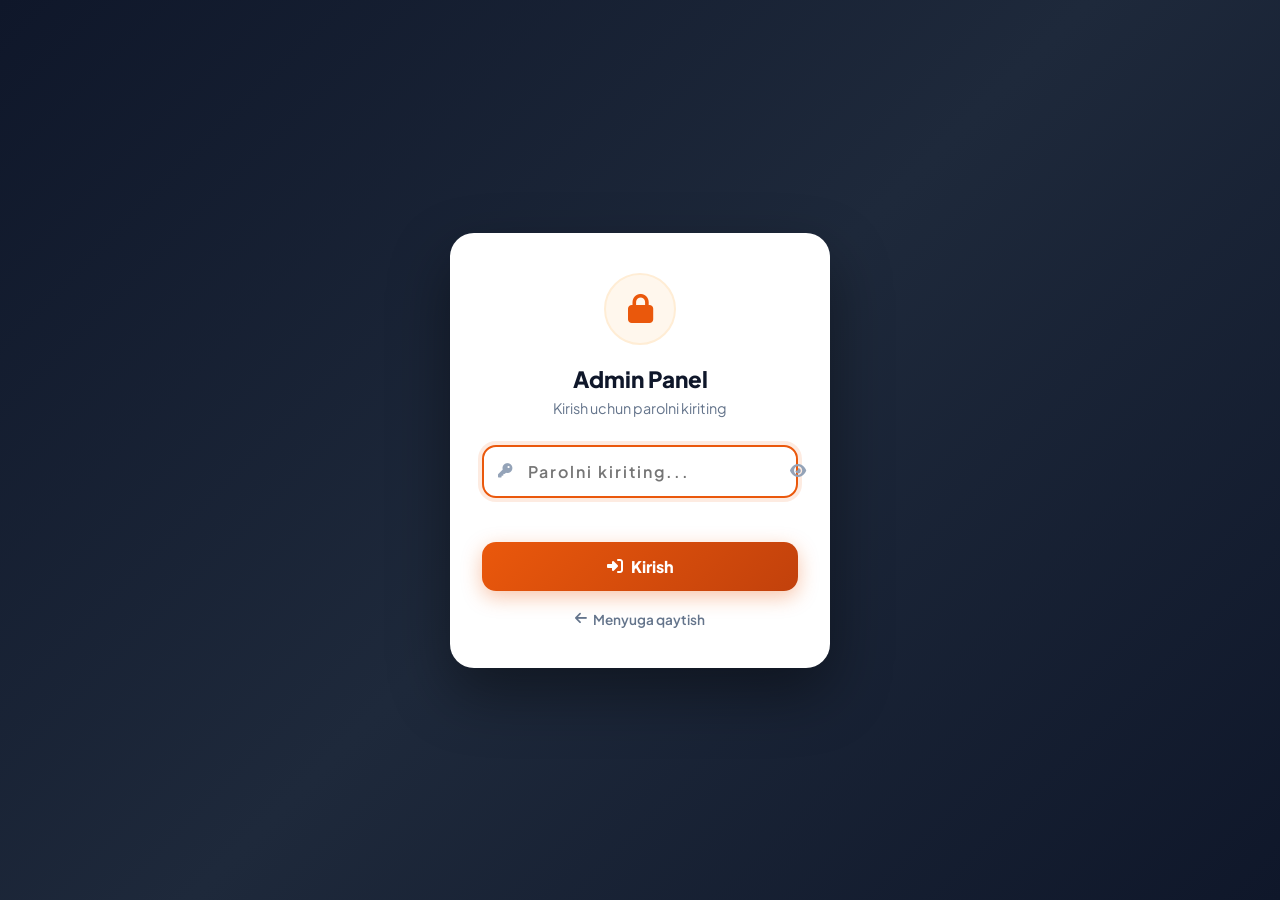
<file: admin.html>
<!DOCTYPE html>
<html lang="uz">
<head>
  <meta charset="UTF-8">
  <meta name="viewport" content="width=device-width, initial-scale=1.0, viewport-fit=cover">
  <title>Dasturxon Menu — Admin Panel</title>
  <link rel="preconnect" href="https://fonts.googleapis.com">
  <link rel="preconnect" href="https://fonts.gstatic.com" crossorigin>
  <link href="https://fonts.googleapis.com/css2?family=Plus+Jakarta+Sans:wght@400;500;600;700;800&display=swap" rel="stylesheet">
  <link rel="stylesheet" href="https://cdnjs.cloudflare.com/ajax/libs/font-awesome/6.4.0/css/all.min.css">
  <link rel="stylesheet" href="admin.css">
</head>
<body>

  <!-- LOGIN EKRANI -->
  <div class="login-overlay" id="loginOverlay">
    <div class="login-box">
      <div class="login-icon">
        <i class="fa-solid fa-lock"></i>
      </div>
      <h2>Admin Panel</h2>
      <p>Kirish uchun parolni kiriting</p>
      <form id="loginForm" autocomplete="off">
        <div class="login-input-wrap">
          <i class="fa-solid fa-key"></i>
          <input type="password" id="loginPassword" placeholder="Parolni kiriting..." autofocus>
          <button type="button" class="toggle-pass-btn" id="togglePassBtn" title="Parolni ko'rish">
            <i class="fa-solid fa-eye"></i>
          </button>
        </div>
        <div class="login-error" id="loginError">Noto'g'ri parol! Qaytadan urinib ko'ring.</div>
        <button type="submit" class="login-submit-btn">
          <i class="fa-solid fa-right-to-bracket"></i> Kirish
        </button>
      </form>
      <a href="index.html" class="login-back-link"><i class="fa-solid fa-arrow-left"></i> Menyuga qaytish</a>
    </div>
  </div>

  <!-- ASOSIY ADMIN CONTENT (parol kiritilgandan keyin ko'rinadi) -->
  <div id="adminContent" style="display:none;">

  <header class="admin-header">
    <div class="header-inner">
      <div class="header-left">
        <a href="index.html" class="back-btn" title="Menyuga qaytish">
          <i class="fa-solid fa-arrow-left"></i>
        </a>
        <div class="admin-logo">
          <i class="fa-solid fa-shield-halved"></i>
          <span>DASTURXON <strong>ADMIN</strong></span>
        </div>
      </div>
      <div class="header-right">
        <span class="admin-badge"><i class="fa-solid fa-user-shield"></i> Admin</span>
        <span class="item-count-badge" id="totalItemsCount">0 ta mahsulot</span>
      </div>
    </div>
  </header>

  <!-- TABS NAVIGATSIYA (Mobile Bottom / Desktop Top) -->
  <nav class="admin-nav-tabs" id="adminNavTabs">
    <button class="nav-tab-btn active" data-tab="orders" id="tabBtnOrders">
      <i class="fa-solid fa-bell"></i>
      <span>Buyurtmalar</span>
      <span class="tab-badge" id="tabOrdersBadge">0</span>
    </button>
    <button class="nav-tab-btn" data-tab="menu" id="tabBtnMenu">
      <i class="fa-solid fa-utensils"></i>
      <span>Taomlar</span>
      <span class="tab-badge secondary" id="tabMenuBadge">0</span>
    </button>
    <button class="nav-tab-btn" data-tab="add" id="tabBtnAdd">
      <i class="fa-solid fa-circle-plus"></i>
      <span id="tabAddText">Qo'shish</span>
    </button>
    <button class="nav-tab-btn" data-tab="settings" id="tabBtnSettings">
      <i class="fa-solid fa-gear"></i>
      <span>Sozlamalar</span>
    </button>
  </nav>

  <main class="admin-main">
    <!-- 1. BUYURTMALAR VA HISOBOTLAR PANE -->
    <div class="tab-pane active" id="pane-orders">
      <div class="admin-card orders-card" id="ordersCard">
        <div class="card-header orders-main-header">
          <div class="orders-title-wrap">
            <h2><i class="fa-solid fa-bell"></i> Buyurtmalar <span class="new-orders-badge" id="newOrdersBadge">0</span></h2>
            <p class="orders-subtitle">Mijozlar yuborgan yangi buyurtmalar va hisobotlar</p>
          </div>
          <button class="close-form-btn" id="clearReadOrdersBtn" style="display:none;">
            <i class="fa-solid fa-check-double"></i> Hammasini o'qilgan qilish
          </button>
        </div>

        <!-- HISOBOT YUBORISH TUGMALARI -->
        <div class="reports-action-bar">
          <button type="button" class="daily-report-btn daily-btn" id="sendDailyReportBtn" title="Bugungi hisobotni Telegramga yuborish">
            <i class="fa-solid fa-calendar-day"></i>
            <span>Kunlik hisobot</span>
          </button>
          <button type="button" class="daily-report-btn weekly-btn" id="sendWeeklyReportBtn" title="Haftalik hisobotni Telegramga yuborish">
            <i class="fa-solid fa-calendar-week"></i>
            <span>Haftalik hisobot</span>
          </button>
          <button type="button" class="daily-report-btn monthly-btn" id="sendMonthlyReportBtn" title="Oylik hisobotni Telegramga yuborish">
            <i class="fa-solid fa-calendar"></i>
            <span>Oylik hisobot</span>
          </button>
        </div>

        <!-- HISOBOT STATISTIKASI -->
        <div class="report-stats-row" id="reportStatsRow">
          <div class="report-stat-card">
            <div class="rs-label"><i class="fa-solid fa-calendar-day"></i> Bugun</div>
            <div class="rs-value" id="rsTodayOrders">—</div>
            <div class="rs-sub" id="rsTodayRevenue">—</div>
          </div>
          <div class="report-stat-card">
            <div class="rs-label"><i class="fa-solid fa-calendar-week"></i> Bu hafta</div>
            <div class="rs-value" id="rsWeekOrders">—</div>
            <div class="rs-sub" id="rsWeekRevenue">—</div>
          </div>
          <div class="report-stat-card">
            <div class="rs-label"><i class="fa-solid fa-calendar"></i> Bu oy</div>
            <div class="rs-value" id="rsMonthOrders">—</div>
            <div class="rs-sub" id="rsMonthRevenue">—</div>
          </div>
          <div class="report-stat-card top-item-card">
            <div class="rs-label"><i class="fa-solid fa-trophy"></i> Eng ko'p sotilgan</div>
            <div class="rs-value top-item-name" id="rsTopItem">—</div>
            <div class="rs-sub" id="rsTopItemQty">—</div>
          </div>
        </div>

        <!-- BUYURTMALAR RO'YXATI -->
        <div class="orders-list" id="ordersList">
          <div class="empty-state" id="ordersEmptyState">
            <i class="fa-solid fa-inbox"></i>
            <p>Hozircha buyurtmalar yo'q</p>
            <span>Menudan buyurtma berilganda shu yerda ko'rinadi</span>
          </div>
        </div>
      </div>
    </div>

    <!-- 2. TAOMLAR RO'YXATI PANE -->
    <div class="tab-pane" id="pane-menu">
      <!-- STATISTIKA KARTALARI -->
      <section class="stats-section">
        <div class="stats-grid">
          <div class="stat-card stat-total">
            <div class="stat-icon"><i class="fa-solid fa-utensils"></i></div>
            <div class="stat-info">
              <span class="stat-number" id="statTotal">0</span>
              <span class="stat-label">Jami taomlar</span>
            </div>
          </div>
          <div class="stat-card stat-milliy">
            <div class="stat-icon"><i class="fa-solid fa-bowl-food"></i></div>
            <div class="stat-info">
              <span class="stat-number" id="statMilliy">0</span>
              <span class="stat-label">Milliy taomlar</span>
            </div>
          </div>
          <div class="stat-card stat-kabob">
            <div class="stat-icon"><i class="fa-solid fa-fire"></i></div>
            <div class="stat-info">
              <span class="stat-number" id="statKabob">0</span>
              <span class="stat-label">Kabob & Shashlik</span>
            </div>
          </div>
          <div class="stat-card stat-ichimlik">
            <div class="stat-icon"><i class="fa-solid fa-mug-hot"></i></div>
            <div class="stat-info">
              <span class="stat-number" id="statIchimlik">0</span>
              <span class="stat-label">Ichimliklar</span>
            </div>
          </div>
        </div>
      </section>

      <!-- QIDIRUV VA FILTR -->
      <div class="admin-card filter-card">
        <div class="filter-row">
          <div class="search-box">
            <i class="fa-solid fa-magnifying-glass"></i>
            <input type="text" id="adminSearchInput" placeholder="Taom nomi bo'yicha qidirish...">
          </div>
          <select id="adminCategoryFilter" class="filter-select">
            <option value="all">Barcha kategoriyalar</option>
            <option value="milliy">Milliy Taomlar</option>
            <option value="kabob">Kabob & Shashlik</option>
            <option value="suyuq">Suyuq Taomlar</option>
            <option value="salat">Salatlar</option>
            <option value="ichimlik">☕ Issiq Choylar</option>
            <option value="salqin">🥤 Salqin Ichimliklar</option>
            <option value="energetik">⚡ Energetiklar</option>
            <option value="shirinlik">🍰 Shirinliklar</option>
          </select>
        </div>
      </div>

      <!-- TAOMLAR RO'YXATI -->
      <div class="admin-card table-card">
        <div class="card-header">
          <h2><i class="fa-solid fa-list"></i> Taomlar ro'yxati</h2>
          <button class="quick-add-btn" id="quickAddDishBtn" type="button">
            <i class="fa-solid fa-plus"></i> Yangi qo'shish
          </button>
        </div>
        <div class="table-wrapper">
          <table class="admin-table" id="adminTable">
            <thead>
              <tr>
                <th class="col-id">ID</th>
                <th class="col-img">Rasm</th>
                <th class="col-name">Nomi</th>
                <th class="col-cat">Kategoriya</th>
                <th class="col-badge">Badge</th>
                <th class="col-price">Narxi</th>
                <th class="col-actions">Amallar</th>
              </tr>
            </thead>
            <tbody id="adminTableBody">
              <!-- JS to'ldiradi -->
            </tbody>
          </table>
          <div class="empty-state" id="emptyState" style="display:none;">
            <i class="fa-solid fa-folder-open"></i>
            <p>Taomlar topilmadi</p>
          </div>
        </div>
      </div>
    </div>

    <!-- 3. TAOM QO'SHISH / TAHRIRLASH PANE -->
    <div class="tab-pane" id="pane-add">
      <div class="admin-card form-card" id="itemFormCard">
        <div class="card-header">
          <h2 id="formTitle"><i class="fa-solid fa-plus-circle"></i> Yangi taom qo'shish</h2>
          <button class="close-form-btn" id="cancelEditBtn" style="display:none;" title="Bekor qilish">
            <i class="fa-solid fa-xmark"></i> Bekor qilish
          </button>
        </div>
        <form id="itemForm" autocomplete="off">
          <input type="hidden" id="editId" value="">
          <div class="form-grid">
            <div class="form-field">
              <label for="inputTitle"><i class="fa-solid fa-tag"></i> Taom nomi *</label>
              <input type="text" id="inputTitle" placeholder="Masalan: Toshkentcha To'y Oshi" required>
            </div>
            <div class="form-field">
              <label for="inputCategory"><i class="fa-solid fa-layer-group"></i> Kategoriya *</label>
              <select id="inputCategory" required>
                <option value="">— Tanlang —</option>
                <option value="milliy">Milliy Taomlar</option>
                <option value="kabob">Kabob & Shashlik</option>
                <option value="suyuq">Suyuq Taomlar</option>
                <option value="salat">Salatlar</option>
                <option value="ichimlik">☕ Issiq Choylar</option>
                <option value="salqin">🥤 Salqin Ichimliklar</option>
                <option value="energetik">⚡ Energetiklar</option>
                <option value="shirinlik">🍰 Shirinliklar</option>
              </select>
            </div>
            <div class="form-field">
              <label for="inputBadge"><i class="fa-solid fa-award"></i> Badge (teg)</label>
              <input type="text" id="inputBadge" placeholder="Masalan: Xit, Yangi, AKSIYA">
            </div>
            <div class="form-field">
              <label for="inputPrice"><i class="fa-solid fa-coins"></i> Narxi (so'm) *</label>
              <input type="number" id="inputPrice" placeholder="Masalan: 38000" min="0" required>
            </div>
            <div class="form-field full-width">
              <label for="inputDesc"><i class="fa-solid fa-align-left"></i> Tavsif</label>
              <textarea id="inputDesc" rows="3" placeholder="Taomning qisqacha tavsifi..."></textarea>
            </div>
            <div class="form-field full-width">
              <label for="inputImage"><i class="fa-solid fa-image"></i> Rasm URL</label>
              <input type="url" id="inputImage" placeholder="https://example.com/rasm.jpg">
            </div>
          </div>
          <div class="form-actions">
            <button type="submit" class="submit-btn" id="submitBtn">
              <i class="fa-solid fa-plus"></i> Qo'shish
            </button>
          </div>
        </form>
      </div>
    </div>

    <!-- 4. SOZLAMALAR PANE -->
    <div class="tab-pane" id="pane-settings">
      <!-- TELEGRAM BOT BILDIRISHNOMA SOZLAMALARI -->
      <div class="admin-card telegram-card" id="telegramCard">
        <div class="card-header">
          <h2><i class="fa-brands fa-telegram" style="color:#0088cc;"></i> Telegram Bot Sozlamalari</h2>
          <span class="tg-status-indicator" id="tgStatusIndicator">
            <span class="status-dot" id="tgStatusDot"></span> <span id="tgStatusText">O'chiq</span>
          </span>
        </div>
        <div class="settings-body">
          <p class="tg-desc">Mijozlar menyudan buyurtma berishi bilanoq, barcha ma'lumotlar avtomatik ravishda Telegram guruhingizga yuboriladi.</p>
          <form id="telegramConfigForm" class="telegram-form">
            <div class="form-field">
              <label for="tgBotToken"><i class="fa-solid fa-robot"></i> Bot Token</label>
              <input type="text" id="tgBotToken" placeholder="Masalan: 7123456789:AAFlmQ9... (@BotFather dan)">
            </div>
            <div class="form-field">
              <label for="tgChatId"><i class="fa-solid fa-users"></i> Chat / Guruh ID</label>
              <input type="text" id="tgChatId" placeholder="Masalan: -1001234567890">
            </div>
            <div class="tg-toggle-row">
              <label class="tg-switch">
                <input type="checkbox" id="tgEnableToggle">
                <span class="tg-slider"></span>
              </label>
              <span class="tg-toggle-label">Buyurtmalarni Telegramga yuborishni yoqish</span>
            </div>
            <div class="tg-actions">
              <button type="submit" class="submit-btn tg-save-btn">
                <i class="fa-solid fa-floppy-disk"></i> Saqlash
              </button>
              <button type="button" class="test-tg-btn" id="testTgBtn">
                <i class="fa-solid fa-paper-plane"></i> Test xabar
              </button>
            </div>
          </form>

          <!-- Oddiy qo'llanma -->
          <div class="tg-guide">
            <h4><i class="fa-solid fa-circle-info"></i> Telegram botni sozlash:</h4>
            <ol>
              <li><strong>@BotFather</strong> ga kirib <code>/newbot</code> orqali Token oling.</li>
              <li>Botni guruhga qo'shib <strong>Admin</strong> qiling.</li>
              <li>Guruh ID sini <strong>@getmyid_bot</strong> orqali oling va yuqoriga yozing.</li>
            </ol>
          </div>
        </div>
      </div>

      <!-- PAROL O'ZGARTIRISH -->
      <div class="admin-card settings-card">
        <div class="card-header">
          <h2><i class="fa-solid fa-key"></i> Parolni o'zgartirish</h2>
        </div>
        <div class="settings-body">
          <form id="changePassForm" class="change-pass-form">
            <div class="form-field">
              <label for="currentPassInput"><i class="fa-solid fa-lock"></i> Hozirgi parol</label>
              <div class="pass-input-wrap">
                <input type="password" id="currentPassInput" placeholder="Hozirgi parolni kiriting..." required>
                <button type="button" class="toggle-pass-btn" title="Parolni ko'rish"><i class="fa-solid fa-eye"></i></button>
              </div>
            </div>
            <div class="form-field">
              <label for="newPassInput"><i class="fa-solid fa-key"></i> Yangi parol</label>
              <div class="pass-input-wrap">
                <input type="password" id="newPassInput" placeholder="Yangi parolni kiriting..." minlength="4" required>
                <button type="button" class="toggle-pass-btn" title="Parolni ko'rish"><i class="fa-solid fa-eye"></i></button>
              </div>
            </div>
            <div class="form-field">
              <label for="confirmPassInput"><i class="fa-solid fa-shield-halved"></i> Yangi parolni tasdiqlang</label>
              <div class="pass-input-wrap">
                <input type="password" id="confirmPassInput" placeholder="Yangi parolni qaytadan kiriting..." minlength="4" required>
                <button type="button" class="toggle-pass-btn" title="Parolni ko'rish"><i class="fa-solid fa-eye"></i></button>
              </div>
            </div>
            <div class="pass-error" id="passError"></div>
            <div class="pass-success" id="passSuccess"><i class="fa-solid fa-circle-check"></i> Parol muvaffaqiyatli o'zgartirildi!</div>
            <button type="submit" class="submit-btn">
              <i class="fa-solid fa-check"></i> Parolni saqlash
            </button>
          </form>
        </div>
      </div>
    </div>
  </main>


  <!-- O'CHIRISH TASDIQLASH MODALI -->
  <div class="modal-overlay" id="deleteModal">
    <div class="modal-box">
      <div class="modal-icon danger">
        <i class="fa-solid fa-triangle-exclamation"></i>
      </div>
      <h3>O'chirishni tasdiqlaysizmi?</h3>
      <p id="deleteItemName">Bu taom butunlay o'chiriladi.</p>
      <div class="modal-actions">
        <button class="modal-btn cancel" id="cancelDeleteBtn">Bekor qilish</button>
        <button class="modal-btn danger" id="confirmDeleteBtn">Ha, o'chirish</button>
      </div>
    </div>
  </div>

  <!-- TOAST -->
  <div class="toast" id="adminToast">
    <i class="fa-solid fa-circle-check"></i>
    <span id="adminToastText">Amal bajarildi!</span>
  </div>

  </div><!-- /adminContent -->

  <script src="admin.js"></script>
</body>
</html>
</file>
<file: admin.css>
:root {
  --primary: #ea580c;
  --primary-hover: #c2410c;
  --accent: #f59e0b;
  --success: #16a34a;
  --danger: #ef4444;
  --danger-hover: #dc2626;
  --bg: #f1f5f9;
  --surface: #ffffff;
  --border: #e2e8f0;
  --text-main: #0f172a;
  --text-muted: #64748b;
  --font: 'Plus Jakarta Sans', sans-serif;
  --shadow-sm: 0 1px 3px rgba(0,0,0,0.06);
  --shadow-md: 0 4px 16px rgba(0,0,0,0.08);
  --radius: 16px;
}

* { margin:0; padding:0; box-sizing:border-box; }
body {
  font-family: var(--font);
  background: var(--bg);
  color: var(--text-main);
  min-height: 100vh;
  padding-bottom: 60px;
}

/* ============ LOGIN SCREEN ============ */
.login-overlay {
  position: fixed;
  inset: 0;
  background: linear-gradient(135deg, #0f172a 0%, #1e293b 50%, #0f172a 100%);
  z-index: 999;
  display: flex;
  align-items: center;
  justify-content: center;
  padding: 20px;
}

.login-box {
  background: var(--surface);
  border-radius: 24px;
  padding: 40px 32px;
  max-width: 380px;
  width: 100%;
  text-align: center;
  box-shadow: 0 25px 60px rgba(0, 0, 0, 0.4);
  animation: loginAppear 0.5s cubic-bezier(0.16, 1, 0.3, 1);
}

@keyframes loginAppear {
  0% { opacity: 0; transform: scale(0.9) translateY(20px); }
  100% { opacity: 1; transform: scale(1) translateY(0); }
}

.login-icon {
  width: 72px;
  height: 72px;
  border-radius: 50%;
  background: #fff7ed;
  border: 2px solid #ffedd5;
  display: flex;
  align-items: center;
  justify-content: center;
  margin: 0 auto 20px;
  font-size: 1.8rem;
  color: var(--primary);
}

.login-box h2 {
  font-size: 1.4rem;
  font-weight: 800;
  margin-bottom: 6px;
  color: var(--text-main);
}

.login-box > p {
  font-size: 0.9rem;
  color: var(--text-muted);
  margin-bottom: 28px;
}

.login-input-wrap {
  position: relative;
  margin-bottom: 10px;
}

.login-input-wrap i {
  position: absolute;
  left: 16px;
  top: 50%;
  transform: translateY(-50%);
  color: #94a3b8;
  font-size: 0.9rem;
}

.login-input-wrap input {
  width: 100%;
  padding: 14px 50px 14px 44px;
  border: 2px solid var(--border);
  border-radius: 14px;
  font-family: inherit;
  font-size: 1rem;
  font-weight: 600;
  color: var(--text-main);
  outline: none;
  background: #f8fafc;
  transition: border-color 0.2s, box-shadow 0.2s;
  letter-spacing: 2px;
}

.login-input-wrap input:focus {
  border-color: var(--primary);
  background: #fff;
  box-shadow: 0 0 0 4px rgba(234, 88, 12, 0.12);
}

.toggle-pass-btn {
  position: absolute;
  right: 12px;
  top: 50%;
  transform: translateY(-50%);
  background: none;
  border: none;
  color: #94a3b8;
  font-size: 1rem;
  cursor: pointer;
  padding: 6px;
  transition: color 0.2s;
}

.toggle-pass-btn:hover {
  color: var(--primary);
}

.login-error {
  color: var(--danger);
  font-size: 0.82rem;
  font-weight: 600;
  margin-bottom: 14px;
  min-height: 20px;
  opacity: 0;
  transition: opacity 0.2s;
}

.login-error.show {
  opacity: 1;
}

.login-submit-btn {
  width: 100%;
  padding: 14px;
  background: linear-gradient(135deg, var(--primary), var(--primary-hover));
  color: #fff;
  border: none;
  border-radius: 14px;
  font-family: inherit;
  font-size: 1rem;
  font-weight: 800;
  cursor: pointer;
  display: flex;
  justify-content: center;
  align-items: center;
  gap: 8px;
  transition: transform 0.2s, box-shadow 0.2s;
  box-shadow: 0 6px 20px rgba(234, 88, 12, 0.35);
}

.login-submit-btn:hover {
  transform: translateY(-2px);
  box-shadow: 0 8px 24px rgba(234, 88, 12, 0.45);
}

.login-submit-btn:active {
  transform: translateY(0);
}

.login-back-link {
  display: inline-flex;
  align-items: center;
  gap: 6px;
  margin-top: 20px;
  font-size: 0.85rem;
  color: var(--text-muted);
  text-decoration: none;
  font-weight: 600;
  transition: color 0.2s;
}

.login-back-link:hover {
  color: var(--primary);
}

/* Login shake animation */
@keyframes shake {
  0%, 100% { transform: translateX(0); }
  20% { transform: translateX(-8px); }
  40% { transform: translateX(8px); }
  60% { transform: translateX(-6px); }
  80% { transform: translateX(6px); }
}

.login-box.shake {
  animation: shake 0.4s ease;
}

/* ============ SETTINGS / PAROL O'ZGARTIRISH ============ */
.settings-body {
  padding: 20px 24px;
}

.change-pass-form {
  display: flex;
  flex-direction: column;
  gap: 14px;
  max-width: 400px;
}

.pass-input-wrap {
  position: relative;
}

.pass-input-wrap input {
  width: 100%;
  padding: 10px 42px 10px 14px;
  border: 1.5px solid var(--border);
  border-radius: 12px;
  font-family: inherit;
  font-size: 0.9rem;
  background: #f8fafc;
  outline: none;
  transition: border-color 0.2s;
}

.pass-input-wrap input:focus {
  border-color: var(--primary);
  background: #fff;
  box-shadow: 0 0 0 3px rgba(234,88,12,0.1);
}

.pass-input-wrap .toggle-pass-btn {
  position: absolute;
  right: 10px;
  top: 50%;
  transform: translateY(-50%);
  background: none;
  border: none;
  color: #94a3b8;
  cursor: pointer;
  padding: 4px;
  font-size: 0.9rem;
}

.pass-input-wrap .toggle-pass-btn:hover {
  color: var(--primary);
}

.pass-error {
  color: var(--danger);
  font-size: 0.82rem;
  font-weight: 600;
  min-height: 0;
  display: none;
}

.pass-success {
  color: var(--success);
  font-size: 0.85rem;
  font-weight: 600;
  display: none;
  align-items: center;
  gap: 6px;
  padding: 10px 14px;
  background: #d1fae5;
  border-radius: 10px;
}

.pass-success i {
  font-size: 1rem;
}

/* ============ HEADER ============ */
.admin-header {
  background: var(--surface);
  border-bottom: 1px solid var(--border);
  position: sticky;
  top: 0;
  z-index: 50;
  box-shadow: var(--shadow-sm);
}
.header-inner {
  max-width: 1200px;
  margin: 0 auto;
  padding: 14px 20px;
  display: flex;
  justify-content: space-between;
  align-items: center;
  gap: 16px;
}
.header-left {
  display: flex;
  align-items: center;
  gap: 14px;
}
.back-btn {
  width: 38px;
  height: 38px;
  border-radius: 12px;
  background: #f1f5f9;
  color: var(--text-main);
  display: flex;
  align-items: center;
  justify-content: center;
  text-decoration: none;
  font-size: 1.1rem;
  transition: all 0.2s;
  border: 1px solid var(--border);
}
.back-btn:hover {
  background: var(--primary);
  color: #fff;
  border-color: var(--primary);
}
.admin-logo {
  font-size: 1.2rem;
  font-weight: 800;
  display: flex;
  align-items: center;
  gap: 8px;
  letter-spacing: -0.3px;
}
.admin-logo i { color: var(--primary); }
.admin-logo strong { color: var(--primary); }
.header-right {
  display: flex;
  align-items: center;
  gap: 12px;
}
.admin-badge {
  background: #fff7ed;
  color: var(--primary);
  padding: 5px 12px;
  border-radius: 20px;
  font-size: 0.8rem;
  font-weight: 700;
  border: 1px solid #ffedd5;
}
.admin-badge i { margin-right: 4px; }
.item-count-badge {
  background: #f1f5f9;
  color: var(--text-muted);
  padding: 5px 12px;
  border-radius: 20px;
  font-size: 0.8rem;
  font-weight: 600;
}

/* ============ STATS ============ */
.stats-section {
  max-width: 1200px;
  margin: 24px auto 0;
  padding: 0 20px;
}
.stats-grid {
  display: grid;
  grid-template-columns: repeat(auto-fit, minmax(220px, 1fr));
  gap: 16px;
}
.stat-card {
  background: var(--surface);
  border-radius: var(--radius);
  padding: 20px;
  display: flex;
  align-items: center;
  gap: 16px;
  border: 1px solid var(--border);
  transition: transform 0.2s, box-shadow 0.2s;
}
.stat-card:hover {
  transform: translateY(-3px);
  box-shadow: var(--shadow-md);
}
.stat-icon {
  width: 52px;
  height: 52px;
  border-radius: 14px;
  display: flex;
  align-items: center;
  justify-content: center;
  font-size: 1.4rem;
  flex-shrink: 0;
}
.stat-total .stat-icon  { background: #fff7ed; color: var(--primary); }
.stat-milliy .stat-icon { background: #fef3c7; color: #d97706; }
.stat-kabob .stat-icon  { background: #fee2e2; color: #dc2626; }
.stat-ichimlik .stat-icon { background: #dbeafe; color: #2563eb; }
.stat-number {
  font-size: 1.8rem;
  font-weight: 800;
  line-height: 1.1;
  display: block;
}
.stat-label {
  font-size: 0.82rem;
  color: var(--text-muted);
  font-weight: 500;
}

/* ============ ADMIN MAIN ============ */
.admin-main {
  max-width: 1200px;
  margin: 0 auto;
  padding: 20px;
  display: flex;
  flex-direction: column;
  gap: 20px;
}

/* ============ CARDS ============ */
.admin-card {
  background: var(--surface);
  border-radius: var(--radius);
  border: 1px solid var(--border);
  box-shadow: var(--shadow-sm);
}
.card-header {
  padding: 18px 24px;
  border-bottom: 1px solid var(--border);
  display: flex;
  justify-content: space-between;
  align-items: center;
}
.card-header h2 {
  font-size: 1.1rem;
  font-weight: 800;
  display: flex;
  align-items: center;
  gap: 8px;
}
.card-header h2 i { color: var(--primary); }

/* ============ FORM ============ */
.form-card { overflow: hidden; }
.form-grid {
  padding: 20px 24px;
  display: grid;
  grid-template-columns: 1fr 1fr;
  gap: 16px;
}
.form-field.full-width { grid-column: 1 / -1; }
.form-field label {
  display: flex;
  align-items: center;
  gap: 6px;
  font-size: 0.82rem;
  font-weight: 700;
  color: var(--text-main);
  margin-bottom: 6px;
}
.form-field label i { color: var(--primary); font-size: 0.85rem; }
.form-field input,
.form-field select,
.form-field textarea {
  width: 100%;
  padding: 10px 14px;
  border: 1.5px solid var(--border);
  border-radius: 12px;
  font-family: inherit;
  font-size: 0.9rem;
  color: var(--text-main);
  background: #f8fafc;
  outline: none;
  transition: border-color 0.2s, box-shadow 0.2s;
}
.form-field input:focus,
.form-field select:focus,
.form-field textarea:focus {
  border-color: var(--primary);
  background: #fff;
  box-shadow: 0 0 0 3px rgba(234,88,12,0.1);
}
.form-field textarea { resize: vertical; min-height: 70px; }
.form-actions {
  padding: 0 24px 20px;
}
.submit-btn {
  width: 100%;
  padding: 13px;
  background: linear-gradient(135deg, var(--primary), var(--primary-hover));
  color: #fff;
  border: none;
  border-radius: 12px;
  font-family: inherit;
  font-size: 0.95rem;
  font-weight: 800;
  cursor: pointer;
  display: flex;
  justify-content: center;
  align-items: center;
  gap: 8px;
  transition: transform 0.2s, box-shadow 0.2s;
  box-shadow: 0 4px 14px rgba(234,88,12,0.3);
}
.submit-btn:hover {
  transform: translateY(-2px);
  box-shadow: 0 6px 20px rgba(234,88,12,0.4);
}
.close-form-btn {
  background: #fee2e2;
  color: var(--danger);
  border: 1px solid #fecaca;
  padding: 6px 14px;
  border-radius: 10px;
  font-family: inherit;
  font-size: 0.82rem;
  font-weight: 700;
  cursor: pointer;
  display: flex;
  align-items: center;
  gap: 4px;
  transition: all 0.2s;
}
.close-form-btn:hover {
  background: var(--danger);
  color: #fff;
  border-color: var(--danger);
}

/* ============ FILTER ============ */
.filter-card { padding: 16px 20px; }
.filter-row {
  display: flex;
  gap: 12px;
  align-items: center;
  flex-wrap: wrap;
}
.search-box {
  flex: 1;
  min-width: 200px;
  position: relative;
}
.search-box i {
  position: absolute;
  left: 14px;
  top: 50%;
  transform: translateY(-50%);
  color: #94a3b8;
  font-size: 0.9rem;
}
.search-box input {
  width: 100%;
  padding: 10px 14px 10px 40px;
  border: 1.5px solid var(--border);
  border-radius: 12px;
  font-family: inherit;
  font-size: 0.9rem;
  outline: none;
  background: #f8fafc;
  transition: border-color 0.2s;
}
.search-box input:focus {
  border-color: var(--primary);
  background: #fff;
}
.filter-select {
  padding: 10px 14px;
  border: 1.5px solid var(--border);
  border-radius: 12px;
  font-family: inherit;
  font-size: 0.88rem;
  color: var(--text-main);
  background: #f8fafc;
  outline: none;
  cursor: pointer;
  min-width: 180px;
}
.filter-select:focus {
  border-color: var(--primary);
}

/* ============ TABLE ============ */
.table-card { overflow: hidden; }
.table-wrapper { overflow-x: auto; }
.admin-table {
  width: 100%;
  border-collapse: collapse;
  font-size: 0.88rem;
}
.admin-table thead {
  background: #f8fafc;
}
.admin-table th {
  padding: 12px 16px;
  text-align: left;
  font-weight: 700;
  font-size: 0.78rem;
  text-transform: uppercase;
  letter-spacing: 0.5px;
  color: var(--text-muted);
  border-bottom: 1px solid var(--border);
  white-space: nowrap;
}
.admin-table td {
  padding: 12px 16px;
  border-bottom: 1px solid #f1f5f9;
  vertical-align: middle;
}
.admin-table tbody tr {
  transition: background 0.15s;
}
.admin-table tbody tr:hover {
  background: #fff7ed;
}
.col-id { width: 50px; }
.col-img { width: 64px; }
.col-name { min-width: 160px; }
.col-cat { min-width: 120px; }
.col-badge { min-width: 100px; }
.col-price { min-width: 100px; }
.col-actions { width: 120px; white-space: nowrap; }

.admin-table .item-thumb {
  width: 48px;
  height: 48px;
  border-radius: 10px;
  object-fit: cover;
  border: 1px solid var(--border);
}
.admin-table .item-name {
  font-weight: 700;
  color: var(--text-main);
  display: block;
}
.admin-table .item-desc {
  font-size: 0.78rem;
  color: var(--text-muted);
  max-width: 200px;
  overflow: hidden;
  text-overflow: ellipsis;
  white-space: nowrap;
  display: block;
  margin-top: 2px;
}
.mobile-item-meta {
  display: none;
}
.mobile-price {
  font-weight: 800;
  color: var(--primary);
  font-size: 0.85rem;
}
.category-tag {
  display: inline-block;
  padding: 3px 10px;
  border-radius: 20px;
  font-size: 0.75rem;
  font-weight: 700;
  background: #f1f5f9;
  color: var(--text-muted);
}
.category-tag.milliy   { background: #fef3c7; color: #92400e; }
.category-tag.kabob    { background: #fee2e2; color: #991b1b; }
.category-tag.suyuq    { background: #dbeafe; color: #1e40af; }
.category-tag.salat    { background: #d1fae5; color: #065f46; }
.category-tag.ichimlik { background: #fce7f3; color: #9d174d; }
.category-tag.salqin   { background: #cffafe; color: #155e75; }
.category-tag.energetik{ background: #ede9fe; color: #5b21b6; }
.category-tag.shirinlik{ background: #fff1f2; color: #9f1239; }

.price-cell {
  font-weight: 800;
  color: var(--primary);
  white-space: nowrap;
}

.action-btns {
  display: flex;
  gap: 6px;
}
.action-btn {
  width: 34px;
  height: 34px;
  border-radius: 10px;
  border: 1px solid var(--border);
  background: #f8fafc;
  color: var(--text-muted);
  cursor: pointer;
  display: flex;
  align-items: center;
  justify-content: center;
  font-size: 0.85rem;
  transition: all 0.2s;
}
.action-btn.edit:hover {
  background: #dbeafe;
  color: #2563eb;
  border-color: #93c5fd;
}
.action-btn.delete:hover {
  background: #fee2e2;
  color: var(--danger);
  border-color: #fca5a5;
}

/* Empty state */
.empty-state {
  text-align: center;
  padding: 50px 20px;
  color: var(--text-muted);
}
.empty-state i { font-size: 2.5rem; margin-bottom: 10px; opacity: 0.5; }
.empty-state p { font-size: 0.95rem; font-weight: 600; }

/* ============ DELETE MODAL ============ */
.modal-overlay {
  position: fixed;
  inset: 0;
  background: rgba(15,23,42,0.6);
  backdrop-filter: blur(6px);
  z-index: 200;
  display: flex;
  align-items: center;
  justify-content: center;
  opacity: 0;
  visibility: hidden;
  transition: opacity 0.25s, visibility 0.25s;
}
.modal-overlay.active {
  opacity: 1;
  visibility: visible;
}
.modal-box {
  background: var(--surface);
  border-radius: 20px;
  padding: 32px;
  max-width: 400px;
  width: 90%;
  text-align: center;
  box-shadow: 0 20px 60px rgba(0,0,0,0.2);
  transform: scale(0.9);
  transition: transform 0.25s;
}
.modal-overlay.active .modal-box {
  transform: scale(1);
}
.modal-icon {
  width: 60px;
  height: 60px;
  border-radius: 50%;
  display: flex;
  align-items: center;
  justify-content: center;
  margin: 0 auto 16px;
  font-size: 1.6rem;
}
.modal-icon.danger {
  background: #fee2e2;
  color: var(--danger);
}
.modal-box h3 {
  font-size: 1.15rem;
  font-weight: 800;
  margin-bottom: 8px;
}
.modal-box p {
  font-size: 0.9rem;
  color: var(--text-muted);
  margin-bottom: 24px;
}
.modal-actions {
  display: flex;
  gap: 10px;
  justify-content: center;
}
.modal-btn {
  padding: 10px 24px;
  border-radius: 12px;
  font-family: inherit;
  font-size: 0.88rem;
  font-weight: 700;
  cursor: pointer;
  border: 1px solid var(--border);
  transition: all 0.2s;
}
.modal-btn.cancel {
  background: #f8fafc;
  color: var(--text-muted);
}
.modal-btn.cancel:hover {
  background: #f1f5f9;
}
.modal-btn.danger {
  background: var(--danger);
  color: #fff;
  border-color: var(--danger);
}
.modal-btn.danger:hover {
  background: var(--danger-hover);
}

/* ============ TOAST ============ */
.toast {
  position: fixed;
  bottom: 30px;
  left: 50%;
  transform: translateX(-50%) translateY(100px);
  background: #0f172a;
  color: #fff;
  padding: 12px 24px;
  border-radius: 14px;
  font-size: 0.9rem;
  font-weight: 600;
  display: flex;
  align-items: center;
  gap: 8px;
  z-index: 300;
  box-shadow: 0 10px 30px rgba(0,0,0,0.3);
  opacity: 0;
  transition: transform 0.35s cubic-bezier(0.34,1.56,0.64,1), opacity 0.25s;
  pointer-events: none;
}
.toast.active {
  opacity: 1;
  transform: translateX(-50%) translateY(0);
}
.toast i { color: var(--success); }

/* ============ ORDERS ============ */
.orders-card { overflow: hidden; }
.new-orders-badge {
  display: inline-flex;
  align-items: center;
  justify-content: center;
  background: var(--danger);
  color: #fff;
  font-size: 0.72rem;
  font-weight: 800;
  min-width: 24px;
  height: 24px;
  border-radius: 20px;
  padding: 0 8px;
  margin-left: 8px;
  animation: pulse 2s infinite;
}

@keyframes pulse {
  0%, 100% { box-shadow: 0 0 0 0 rgba(239, 68, 68, 0.5); }
  50%      { box-shadow: 0 0 0 8px rgba(239, 68, 68, 0); }
}

.orders-list {
  display: flex;
  flex-direction: column;
  gap: 0;
  max-height: 500px;
  overflow-y: auto;
}

.order-card {
  display: flex;
  gap: 16px;
  padding: 18px 24px;
  border-bottom: 1px solid var(--border);
  transition: background 0.2s;
  position: relative;
}

.order-card:hover {
  background: #fff7ed;
}

.order-card.unread {
  background: #fffbeb;
  border-left: 4px solid var(--primary);
}

.order-card.unread::before {
  content: '';
  position: absolute;
  top: 18px;
  left: 24px;
  width: 8px;
  height: 8px;
  background: var(--primary);
  border-radius: 50%;
}

.order-card.unread .order-left {
  margin-left: 16px;
}

.order-left {
  display: flex;
  flex-direction: column;
  align-items: center;
  gap: 4px;
  min-width: 80px;
  flex-shrink: 0;
}

.order-number {
  font-size: 0.85rem;
  font-weight: 800;
  color: var(--primary);
}

.order-time {
  font-size: 0.75rem;
  color: var(--text-muted);
  white-space: nowrap;
}

.order-type-badge {
  font-size: 0.68rem;
  font-weight: 700;
  padding: 2px 8px;
  border-radius: 12px;
  background: #f1f5f9;
  color: var(--text-muted);
}

.order-type-badge.dine_in    { background: #dbeafe; color: #1e40af; }
.order-type-badge.takeaway   { background: #fef3c7; color: #92400e; }
.order-type-badge.delivery   { background: #d1fae5; color: #065f46; }

.order-center {
  flex: 1;
  min-width: 0;
}

.order-customer {
  font-size: 0.95rem;
  font-weight: 700;
  color: var(--text-main);
  margin-bottom: 4px;
}

.order-items-list {
  display: flex;
  flex-wrap: wrap;
  gap: 4px;
  margin-bottom: 6px;
}

.order-item-tag {
  background: #f1f5f9;
  color: var(--text-muted);
  font-size: 0.75rem;
  font-weight: 600;
  padding: 2px 8px;
  border-radius: 8px;
}

.order-note {
  font-size: 0.8rem;
  color: var(--text-muted);
  font-style: italic;
  margin-top: 4px;
}

.order-note i { margin-right: 4px; }

.order-right {
  display: flex;
  flex-direction: column;
  align-items: flex-end;
  justify-content: space-between;
  min-width: 100px;
  flex-shrink: 0;
}

.order-total {
  font-size: 1.2rem;
  font-weight: 800;
  color: var(--primary);
  white-space: nowrap;
}

.order-status-btn {
  background: none;
  border: 1.5px solid var(--border);
  padding: 5px 12px;
  border-radius: 10px;
  font-family: inherit;
  font-size: 0.75rem;
  font-weight: 700;
  cursor: pointer;
  color: var(--text-muted);
  transition: all 0.2s;
}

.order-status-btn:hover {
  background: var(--primary);
  border-color: var(--primary);
  color: #fff;
}

.order-status-btn.done {
  background: var(--success);
  border-color: var(--success);
  color: #fff;
}

/* Sound notification indicator */
.notification-sound {
  display: none;
}

/* ============ KATTA XABAR BILDIRISHNOMA ============ */
#bigNotif {
  position: fixed;
  top: 20px;
  right: 20px;
  z-index: 9999;
  animation: bigNotifSlide 0.5s cubic-bezier(0.16, 1, 0.3, 1);
  transition: opacity 0.4s, transform 0.4s;
}

@keyframes bigNotifSlide {
  0% { opacity: 0; transform: translateX(100%) scale(0.8); }
  100% { opacity: 1; transform: translateX(0) scale(1); }
}

.big-notif-inner {
  background: linear-gradient(135deg, #0f172a, #1e293b);
  color: #fff;
  border-radius: 16px;
  padding: 16px 20px;
  display: flex;
  align-items: center;
  gap: 14px;
  box-shadow: 0 20px 50px rgba(0, 0, 0, 0.4), 0 0 0 2px var(--primary);
  min-width: 320px;
  max-width: 420px;
}

.big-notif-icon {
  width: 52px;
  height: 52px;
  border-radius: 50%;
  background: var(--primary);
  display: flex;
  align-items: center;
  justify-content: center;
  font-size: 1.5rem;
  flex-shrink: 0;
  animation: bellShake 0.6s ease-in-out infinite;
}

@keyframes bellShake {
  0%, 100% { transform: rotate(0deg); }
  25% { transform: rotate(15deg); }
  75% { transform: rotate(-15deg); }
}

.big-notif-content h3 {
  font-size: 1rem;
  font-weight: 800;
  margin-bottom: 2px;
  color: var(--accent);
}

.big-notif-content p {
  font-size: 0.88rem;
  color: #cbd5e1;
}

.big-notif-close {
  background: rgba(255,255,255,0.1);
  border: none;
  color: #94a3b8;
  width: 28px;
  height: 28px;
  border-radius: 8px;
  cursor: pointer;
  display: flex;
  align-items: center;
  justify-content: center;
  font-size: 0.9rem;
  transition: all 0.2s;
  flex-shrink: 0;
}

.big-notif-close:hover {
  background: rgba(239, 68, 68, 0.3);
  color: #fff;
}

/* ============ RESPONSIVE ============ */
@media (max-width: 768px) {
  .header-inner { flex-wrap: wrap; gap: 10px; }
  .admin-logo span { font-size: 1.1rem; }
  .stats-grid { grid-template-columns: repeat(2, 1fr); gap: 12px; }
  .form-grid { grid-template-columns: 1fr; }
  .filter-row { flex-direction: column; gap: 10px; }
  .search-box { width: 100%; min-width: 100%; }
  .filter-select { width: 100%; }

  /* MOBIL TAOMLAR RO'YXATI */
  .table-card {
    border-radius: 16px;
    overflow: hidden;
  }
  .table-wrapper {
    overflow: visible;
  }
  .admin-table thead {
    display: none; /* Mobilda thead sarlavhalari yashiriladi */
  }
  .admin-table,
  .admin-table tbody {
    display: block;
    width: 100%;
  }
  .admin-table tr {
    display: flex;
    align-items: center;
    padding: 12px 14px;
    gap: 12px;
    border-bottom: 1px solid var(--border);
    position: relative;
    background: #ffffff;
    transition: background 0.15s;
  }
  .admin-table tr:last-child {
    border-bottom: none;
  }

  /* Desktop ustunlarini yashirish */
  .cell-id {
    display: none;
  }
  .cell-cat,
  .cell-badge,
  .cell-price {
    display: none;
  }

  /* Mobil elementlar */
  .cell-thumb {
    padding: 0 !important;
    flex-shrink: 0;
    border: none !important;
  }
  .admin-table .item-thumb {
    width: 52px;
    height: 52px;
    border-radius: 12px;
    display: block;
  }

  .cell-name {
    padding: 0 !important;
    flex-grow: 1;
    min-width: 0;
    border: none !important;
  }
  .admin-table .item-name {
    font-size: 0.92rem;
    font-weight: 800;
    line-height: 1.25;
    white-space: nowrap;
    overflow: hidden;
    text-overflow: ellipsis;
    color: var(--text-main);
  }
  .admin-table .item-desc {
    display: none !important;
  }
  .mobile-item-meta {
    display: flex !important;
    align-items: center;
    gap: 8px;
    margin-top: 5px;
    flex-wrap: wrap;
  }
  .mobile-item-meta .category-tag {
    padding: 2px 8px;
    font-size: 0.68rem;
    border-radius: 6px;
  }
  .mobile-price {
    font-size: 0.86rem;
    font-weight: 800;
    color: var(--primary);
  }

  .cell-actions {
    padding: 0 !important;
    flex-shrink: 0;
    border: none !important;
  }
  .action-btns {
    gap: 6px;
  }
  .action-btn {
    width: 36px;
    height: 36px;
    font-size: 0.88rem;
    border-radius: 10px;
  }
}

@media (max-width: 480px) {
  .stats-grid {
    grid-template-columns: repeat(2, 1fr);
    gap: 10px;
  }
  .stat-card {
    padding: 14px 12px;
    gap: 10px;
  }
  .stat-icon {
    width: 44px;
    height: 44px;
    font-size: 1.15rem;
    border-radius: 12px;
  }
  .stat-number {
    font-size: 1.5rem;
  }
  .header-right {
    display: none;
  }
  .admin-table tr {
    padding: 10px 10px;
    gap: 10px;
  }
  .admin-table .item-thumb {
    width: 46px;
    height: 46px;
    border-radius: 10px;
  }
  .admin-table .item-name {
    font-size: 0.86rem;
  }
  .mobile-price {
    font-size: 0.82rem;
  }
  .action-btn {
    width: 36px;
    height: 36px;
    font-size: 0.82rem;
  }
  
  /* Admin forma mobil */
  .form-grid {
    padding: 14px 16px;
    gap: 12px;
  }
  .form-actions {
    padding: 0 16px 16px;
  }
  .card-header {
    padding: 14px 16px;
  }
  .filter-card {
    padding: 12px 14px;
  }
  
  /* Buyurtmalar kartasi mobil */
  .order-card {
    padding: 14px 14px;
    gap: 10px;
    flex-wrap: wrap;
  }
  .order-left {
    min-width: 60px;
    flex-direction: row;
    align-items: center;
    gap: 8px;
    width: 100%;
  }
  .order-center {
    width: 100%;
    min-width: 0;
  }
  .order-right {
    flex-direction: row;
    width: 100%;
    align-items: center;
    justify-content: space-between;
    min-width: unset;
  }
  .order-total {
    font-size: 1.05rem;
  }
  .order-status-btn {
    padding: 6px 14px;
    font-size: 0.78rem;
    min-height: 34px;
  }
  .order-customer {
    font-size: 0.9rem;
  }
  
  /* Big notification mobil */
  #bigNotif {
    top: auto;
    bottom: 20px;
    right: 10px;
    left: 10px;
  }
  .big-notif-inner {
    min-width: unset;
    width: 100%;
  }
}

/* Touch qurilmalar uchun admin */
@media (hover: none) and (pointer: coarse) {
  .action-btn {
    min-width: 36px;
    min-height: 36px;
    -webkit-tap-highlight-color: transparent;
  }
  .modal-btn {
    min-height: 44px;
    padding: 12px 24px;
  }
  .login-submit-btn {
    min-height: 52px;
  }
  .submit-btn {
    min-height: 48px;
  }
  .order-status-btn {
    min-height: 38px;
  }
  /* Hover effektlari olib tashlash */
  .stat-card:hover {
    transform: none;
    box-shadow: var(--shadow-sm);
  }
}

/* iOS Safe Area admin panel */
body {
  padding-bottom: calc(60px + env(safe-area-inset-bottom, 0px));
}

/* ============ TELEGRAM BOT SOZLAMALARI ============ */
.telegram-card {
  border-top: 4px solid #0088cc;
}

.tg-status-indicator {
  display: inline-flex;
  align-items: center;
  gap: 8px;
  font-size: 0.82rem;
  font-weight: 700;
  background: #f8fafc;
  padding: 4px 12px;
  border-radius: 20px;
  border: 1px solid #e2e8f0;
}

.status-dot {
  width: 8px;
  height: 8px;
  border-radius: 50%;
  background: #94a3b8;
  display: inline-block;
  transition: all 0.3s ease;
}

.status-dot.active {
  background: #16a34a;
  box-shadow: 0 0 0 3px rgba(22, 163, 74, 0.2);
}

.tg-desc {
  font-size: 0.88rem;
  color: var(--text-muted);
  line-height: 1.5;
  margin-bottom: 18px;
}

.telegram-form {
  display: flex;
  flex-direction: column;
  gap: 16px;
}

.tg-toggle-row {
  display: flex;
  align-items: center;
  gap: 12px;
  padding: 10px 14px;
  background: #f8fafc;
  border: 1px solid #e2e8f0;
  border-radius: 12px;
}

.tg-switch {
  position: relative;
  display: inline-block;
  width: 44px;
  height: 24px;
  flex-shrink: 0;
}

.tg-switch input {
  opacity: 0;
  width: 0;
  height: 0;
}

.tg-slider {
  position: absolute;
  cursor: pointer;
  inset: 0;
  background-color: #cbd5e1;
  border-radius: 24px;
  transition: 0.3s;
}

.tg-slider:before {
  position: absolute;
  content: "";
  height: 18px;
  width: 18px;
  left: 3px;
  bottom: 3px;
  background-color: white;
  border-radius: 50%;
  transition: 0.3s;
  box-shadow: 0 1px 3px rgba(0, 0, 0, 0.15);
}

.tg-switch input:checked + .tg-slider {
  background-color: #0088cc;
}

.tg-switch input:checked + .tg-slider:before {
  transform: translateX(20px);
}

.tg-toggle-label {
  font-size: 0.88rem;
  font-weight: 600;
  color: var(--text-main);
  cursor: pointer;
}

.tg-actions {
  display: flex;
  gap: 12px;
  flex-wrap: wrap;
}

.tg-save-btn {
  background: linear-gradient(135deg, #0088cc, #006699);
  color: #fff;
  border: none;
}

.tg-save-btn:hover {
  background: linear-gradient(135deg, #0077b5, #005580);
}

.test-tg-btn {
  display: inline-flex;
  align-items: center;
  gap: 8px;
  padding: 10px 18px;
  border-radius: 10px;
  font-size: 0.9rem;
  font-weight: 600;
  background: #f0fdf4;
  color: #16a34a;
  border: 1.5px solid #bbf7d0;
  cursor: pointer;
  transition: all 0.2s ease;
}

.test-tg-btn:hover {
  background: #16a34a;
  color: #fff;
  border-color: #16a34a;
  transform: translateY(-1px);
}

.tg-guide {
  margin-top: 22px;
  padding: 16px;
  background: #f0f9ff;
  border: 1px solid #bae6fd;
  border-radius: 12px;
}

.tg-guide h4 {
  font-size: 0.9rem;
  font-weight: 700;
  color: #0369a1;
  margin-bottom: 10px;
  display: flex;
  align-items: center;
  gap: 8px;
}

.tg-guide ol {
  padding-left: 20px;
  display: flex;
  flex-direction: column;
  gap: 8px;
}

.tg-guide li {
  font-size: 0.82rem;
  color: #334155;
  line-height: 1.45;
}

.tg-guide code {
  background: #e0f2fe;
  color: #0284c7;
  padding: 2px 6px;
  border-radius: 4px;
  font-family: monospace;
  font-weight: 700;
}

/* ============ TABS NAVIGATSIYA (Desktop & Mobile) ============ */
.admin-nav-tabs {
  max-width: 1200px;
  margin: 16px auto 0;
  padding: 0 20px;
  display: flex;
  align-items: center;
  gap: 8px;
}

.nav-tab-btn {
  display: inline-flex;
  align-items: center;
  gap: 8px;
  padding: 10px 18px;
  border-radius: 12px;
  border: 1.5px solid transparent;
  background: var(--surface);
  color: var(--text-muted);
  font-family: inherit;
  font-size: 0.9rem;
  font-weight: 700;
  cursor: pointer;
  box-shadow: var(--shadow-sm);
  transition: all 0.25s cubic-bezier(0.16, 1, 0.3, 1);
  position: relative;
}

.nav-tab-btn:hover {
  color: var(--primary);
  background: #fff7ed;
  border-color: #ffedd5;
  transform: translateY(-1px);
}

.nav-tab-btn.active {
  background: var(--primary);
  color: #ffffff;
  border-color: var(--primary);
  box-shadow: 0 4px 16px rgba(234, 88, 12, 0.3);
}

.tab-badge {
  display: inline-flex;
  align-items: center;
  justify-content: center;
  min-width: 20px;
  height: 20px;
  padding: 0 6px;
  border-radius: 10px;
  background: #ef4444;
  color: #fff;
  font-size: 0.72rem;
  font-weight: 800;
  line-height: 1;
}

.nav-tab-btn.active .tab-badge {
  background: #ffffff;
  color: var(--primary);
}

.tab-badge.secondary {
  background: #e2e8f0;
  color: #475569;
}
.nav-tab-btn.active .tab-badge.secondary {
  background: rgba(255,255,255,0.25);
  color: #fff;
}

/* Tab Panes */
.tab-pane {
  display: none;
  animation: tabFadeIn 0.3s cubic-bezier(0.16, 1, 0.3, 1);
}

.tab-pane.active {
  display: block;
}

@keyframes tabFadeIn {
  from {
    opacity: 0;
    transform: translateY(8px);
  }
  to {
    opacity: 1;
    transform: translateY(0);
  }
}

/* ============ BUYURTMALAR HEADER & ACTION BAR ============ */
.orders-main-header {
  display: flex;
  align-items: center;
  justify-content: space-between;
  flex-wrap: wrap;
  gap: 12px;
  padding-bottom: 16px;
}

.orders-title-wrap h2 {
  display: flex;
  align-items: center;
  gap: 8px;
  font-size: 1.25rem;
  font-weight: 800;
  color: var(--text-main);
  margin-bottom: 2px;
}

.orders-subtitle {
  font-size: 0.82rem;
  color: var(--text-muted);
  font-weight: 500;
}

.reports-action-bar {
  display: grid;
  grid-template-columns: repeat(3, 1fr);
  gap: 10px;
  padding: 0 20px 16px;
}

.daily-report-btn {
  display: flex;
  align-items: center;
  justify-content: center;
  gap: 8px;
  padding: 11px 16px;
  font-size: 0.86rem;
  font-weight: 700;
  font-family: inherit;
  border-radius: 12px;
  cursor: pointer;
  transition: all 0.2s ease;
  white-space: nowrap;
}

.daily-report-btn.daily-btn {
  background: #f0f9ff;
  color: #0284c7;
  border: 1.5px solid #bae6fd;
}
.daily-report-btn.daily-btn:hover {
  background: #0284c7;
  color: #ffffff;
  border-color: #0284c7;
  box-shadow: 0 4px 14px rgba(2, 132, 199, 0.3);
}

.daily-report-btn.weekly-btn {
  background: #f0fdf4;
  color: #15803d;
  border: 1.5px solid #86efac;
}
.daily-report-btn.weekly-btn:hover {
  background: #16a34a;
  color: #fff;
  border-color: #16a34a;
  box-shadow: 0 4px 14px rgba(22, 163, 74, 0.3);
}

.daily-report-btn.monthly-btn {
  background: #faf5ff;
  color: #7c3aed;
  border: 1.5px solid #d8b4fe;
}
.daily-report-btn.monthly-btn:hover {
  background: #7c3aed;
  color: #fff;
  border-color: #7c3aed;
  box-shadow: 0 4px 14px rgba(124, 58, 237, 0.3);
}

.daily-report-btn:active {
  transform: scale(0.97);
}

/* ============ QUICK ADD DISH BUTTON ============ */
.quick-add-btn {
  display: inline-flex;
  align-items: center;
  gap: 6px;
  padding: 8px 14px;
  background: #fff7ed;
  color: var(--primary);
  border: 1.5px solid #ffedd5;
  border-radius: 10px;
  font-family: inherit;
  font-size: 0.82rem;
  font-weight: 700;
  cursor: pointer;
  transition: all 0.2s;
}
.quick-add-btn:hover {
  background: var(--primary);
  color: #fff;
  border-color: var(--primary);
}

/* ============ HISOBOT STATISTIKASI ============ */
.report-stats-row {
  display: grid;
  grid-template-columns: repeat(4, 1fr);
  gap: 12px;
  padding: 0 20px 20px;
}
.report-stat-card {
  background: #f8fafc;
  border: 1.5px solid #e2e8f0;
  border-radius: 14px;
  padding: 14px 16px;
  display: flex;
  flex-direction: column;
  gap: 4px;
  transition: all 0.2s;
}
.report-stat-card:hover {
  border-color: #cbd5e1;
  background: #ffffff;
  box-shadow: 0 6px 16px rgba(0,0,0,0.06);
  transform: translateY(-2px);
}
.report-stat-card:nth-child(1) { border-top: 3.5px solid #0ea5e9; }
.report-stat-card:nth-child(2) { border-top: 3.5px solid #16a34a; }
.report-stat-card:nth-child(3) { border-top: 3.5px solid #7c3aed; }
.report-stat-card.top-item-card { border-top: 3.5px solid #f59e0b; }

.rs-label {
  font-size: 0.72rem;
  color: #64748b;
  font-weight: 700;
  text-transform: uppercase;
  letter-spacing: 0.5px;
  display: flex;
  align-items: center;
  gap: 6px;
}
.rs-label i { font-size: 0.78rem; }
.rs-value {
  font-size: 1.05rem;
  font-weight: 800;
  color: #0f172a;
  line-height: 1.25;
}
.rs-value.top-item-name {
  font-size: 0.88rem;
  white-space: nowrap;
  overflow: hidden;
  text-overflow: ellipsis;
}
.rs-sub {
  font-size: 0.78rem;
  color: #64748b;
  font-weight: 600;
}

/* ============ MOBILE NATIVE APP EXPERIENCE ============ */
@media (max-width: 768px) {
  body {
    padding-bottom: 96px; /* Safe space for bottom navigation bar */
  }

  .admin-header {
    position: sticky;
    top: 0;
    z-index: 900;
    backdrop-filter: blur(16px);
    background: rgba(255, 255, 255, 0.92);
    border-bottom: 1px solid rgba(226, 232, 240, 0.8);
    box-shadow: 0 2px 10px rgba(0,0,0,0.03);
  }

  .admin-header .header-inner {
    padding: 10px 16px;
  }

  .admin-logo span {
    font-size: 0.95rem;
  }

  .admin-badge, .item-count-badge {
    font-size: 0.75rem;
    padding: 4px 10px;
  }

  /* Bottom Fixed Tab Navigation Bar */
  .admin-nav-tabs {
    position: fixed;
    bottom: 0;
    left: 0;
    right: 0;
    z-index: 1000;
    margin: 0;
    padding: 8px 12px calc(8px + env(safe-area-inset-bottom, 0px));
    background: rgba(255, 255, 255, 0.94);
    backdrop-filter: blur(20px);
    border-top: 1px solid rgba(226, 232, 240, 0.9);
    box-shadow: 0 -4px 20px rgba(0, 0, 0, 0.08);
    display: grid;
    grid-template-columns: repeat(4, 1fr);
    gap: 6px;
  }

  .nav-tab-btn {
    flex-direction: column;
    justify-content: center;
    padding: 7px 4px;
    gap: 3px;
    border-radius: 12px;
    font-size: 0.72rem;
    font-weight: 700;
    box-shadow: none;
    border: none;
    background: transparent;
    color: #64748b;
  }

  .nav-tab-btn i {
    font-size: 1.15rem;
  }

  .nav-tab-btn.active {
    background: #fff7ed;
    color: var(--primary);
    box-shadow: none;
    border: none;
  }

  .nav-tab-btn .tab-badge {
    position: absolute;
    top: 3px;
    right: 50%;
    transform: translateX(14px);
    min-width: 16px;
    height: 16px;
    padding: 0 4px;
    font-size: 0.65rem;
  }

  .reports-action-bar {
    grid-template-columns: repeat(3, 1fr);
    gap: 6px;
    padding: 0 14px 14px;
  }

  .daily-report-btn {
    padding: 9px 6px;
    font-size: 0.75rem;
    flex-direction: column;
    gap: 4px;
    border-radius: 10px;
  }
  .daily-report-btn i {
    font-size: 0.9rem;
  }

  .report-stats-row {
    grid-template-columns: repeat(2, 1fr);
    gap: 8px;
    padding: 0 14px 14px;
  }

  .report-stat-card {
    padding: 10px 12px;
    border-radius: 12px;
  }
  .rs-value {
    font-size: 0.92rem;
  }
  .rs-sub {
    font-size: 0.72rem;
  }

  /* Orders List Mobile Card Optimization */
  .order-card {
    padding: 14px;
    border-radius: 14px;
    margin-bottom: 12px;
  }

  .order-number {
    font-size: 0.88rem;
    font-weight: 800;
  }

  .order-total {
    font-size: 1.05rem;
    font-weight: 800;
    color: var(--primary);
  }

  .order-status-btn {
    padding: 8px 14px;
    font-size: 0.82rem;
    border-radius: 10px;
  }

  /* Form & Inputs Mobile Touch Targets */
  .form-field input,
  .form-field select,
  .form-field textarea {
    font-size: 16px !important; /* Prevents auto-zoom on iOS Safari */
    padding: 12px 14px;
    border-radius: 12px;
  }

  .submit-btn {
    padding: 14px;
    font-size: 0.95rem;
    border-radius: 12px;
  }
}

@media (max-width: 420px) {
  .nav-tab-btn span:not(.tab-badge) {
    font-size: 0.68rem;
  }
  .reports-action-bar {
    grid-template-columns: repeat(3, 1fr);
    gap: 4px;
  }
  .daily-report-btn {
    font-size: 0.7rem;
    padding: 8px 4px;
  }
}
</file>
